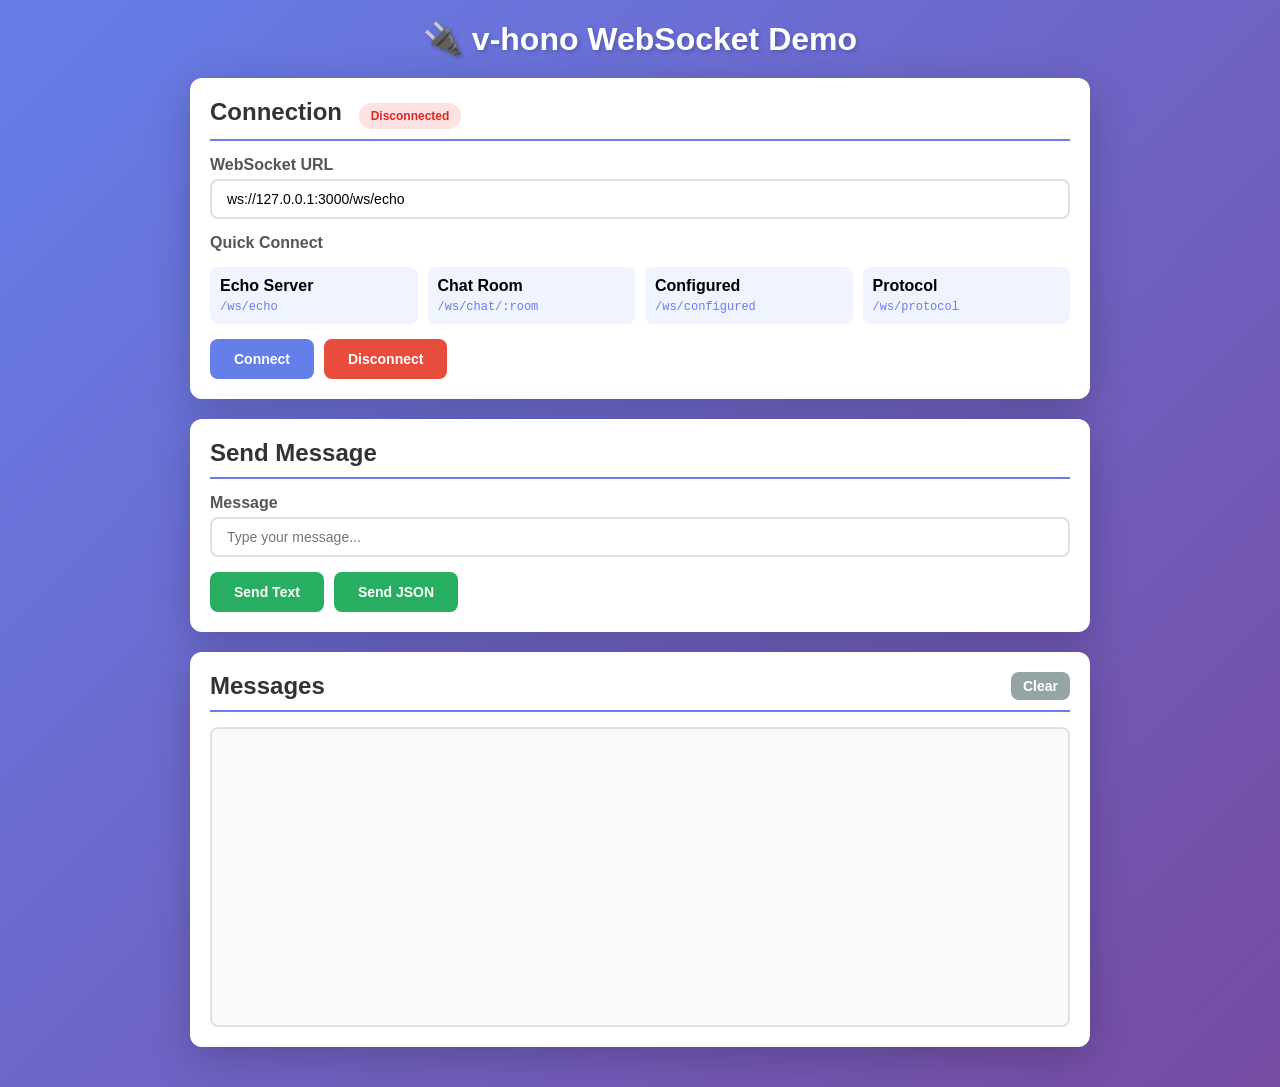
<file: examples/websocket_test.html>
<!DOCTYPE html>
<html lang="en">
<head>
    <meta charset="UTF-8">
    <meta name="viewport" content="width=device-width, initial-scale=1.0">
    <title>v-hono WebSocket Demo</title>
    <style>
        * { box-sizing: border-box; margin: 0; padding: 0; }
        body { 
            font-family: -apple-system, BlinkMacSystemFont, "Segoe UI", Roboto, sans-serif;
            background: linear-gradient(135deg, #667eea 0%, #764ba2 100%);
            min-height: 100vh;
            padding: 20px;
        }
        .container { max-width: 900px; margin: 0 auto; }
        h1 { 
            color: white; 
            text-align: center; 
            margin-bottom: 20px;
            text-shadow: 2px 2px 4px rgba(0,0,0,0.2);
        }
        .card {
            background: white;
            border-radius: 12px;
            padding: 20px;
            margin-bottom: 20px;
            box-shadow: 0 10px 40px rgba(0,0,0,0.2);
        }
        .card h2 { 
            color: #333; 
            margin-bottom: 15px;
            padding-bottom: 10px;
            border-bottom: 2px solid #667eea;
        }
        .form-group { margin-bottom: 15px; }
        label { 
            display: block; 
            margin-bottom: 5px; 
            font-weight: 600;
            color: #555;
        }
        input, select {
            width: 100%;
            padding: 10px 15px;
            border: 2px solid #e0e0e0;
            border-radius: 8px;
            font-size: 14px;
            transition: border-color 0.3s;
        }
        input:focus, select:focus {
            outline: none;
            border-color: #667eea;
        }
        .btn-group { display: flex; gap: 10px; flex-wrap: wrap; }
        button {
            padding: 12px 24px;
            border: none;
            border-radius: 8px;
            font-size: 14px;
            font-weight: 600;
            cursor: pointer;
            transition: transform 0.2s, box-shadow 0.2s;
        }
        button:hover { transform: translateY(-2px); box-shadow: 0 4px 12px rgba(0,0,0,0.15); }
        button:active { transform: translateY(0); }
        .btn-connect { background: #667eea; color: white; }
        .btn-disconnect { background: #e74c3c; color: white; }
        .btn-send { background: #27ae60; color: white; }
        .btn-clear { background: #95a5a6; color: white; }
        .status {
            display: inline-block;
            padding: 6px 12px;
            border-radius: 20px;
            font-size: 12px;
            font-weight: 600;
            margin-left: 10px;
        }
        .status-disconnected { background: #fee2e2; color: #dc2626; }
        .status-connecting { background: #fef3c7; color: #d97706; }
        .status-connected { background: #d1fae5; color: #059669; }
        #messages {
            height: 300px;
            overflow-y: auto;
            border: 2px solid #e0e0e0;
            border-radius: 8px;
            padding: 15px;
            background: #f8f9fa;
            font-family: "Monaco", "Menlo", monospace;
            font-size: 13px;
        }
        .message {
            padding: 8px 12px;
            margin-bottom: 8px;
            border-radius: 6px;
            animation: fadeIn 0.3s ease;
        }
        @keyframes fadeIn {
            from { opacity: 0; transform: translateY(-10px); }
            to { opacity: 1; transform: translateY(0); }
        }
        .message-sent { background: #e3f2fd; border-left: 4px solid #2196f3; }
        .message-received { background: #e8f5e9; border-left: 4px solid #4caf50; }
        .message-system { background: #fff3e0; border-left: 4px solid #ff9800; }
        .message-error { background: #ffebee; border-left: 4px solid #f44336; }
        .message-time { color: #999; font-size: 11px; }
        .endpoints {
            display: grid;
            grid-template-columns: repeat(auto-fit, minmax(200px, 1fr));
            gap: 10px;
            margin-top: 15px;
        }
        .endpoint {
            padding: 10px;
            background: #f0f4ff;
            border-radius: 8px;
            cursor: pointer;
            transition: background 0.2s;
        }
        .endpoint:hover { background: #e0e7ff; }
        .endpoint code { 
            display: block;
            font-size: 12px;
            color: #667eea;
            margin-top: 5px;
        }
    </style>
</head>
<body>
    <div class="container">
        <h1>🔌 v-hono WebSocket Demo</h1>
        
        <div class="card">
            <h2>Connection <span id="status" class="status status-disconnected">Disconnected</span></h2>
            
            <div class="form-group">
                <label>WebSocket URL</label>
                <input type="text" id="wsUrl" value="ws://127.0.0.1:3000/ws/echo" placeholder="ws://...">
            </div>
            
            <div class="form-group">
                <label>Quick Connect</label>
                <div class="endpoints">
                    <div class="endpoint" onclick="setUrl('ws://127.0.0.1:3000/ws/echo')">
                        <strong>Echo Server</strong>
                        <code>/ws/echo</code>
                    </div>
                    <div class="endpoint" onclick="setUrl('ws://127.0.0.1:3000/ws/chat/general?username=guest')">
                        <strong>Chat Room</strong>
                        <code>/ws/chat/:room</code>
                    </div>
                    <div class="endpoint" onclick="setUrl('ws://127.0.0.1:3000/ws/configured')">
                        <strong>Configured</strong>
                        <code>/ws/configured</code>
                    </div>
                    <div class="endpoint" onclick="setUrl('ws://127.0.0.1:3000/ws/protocol')">
                        <strong>Protocol</strong>
                        <code>/ws/protocol</code>
                    </div>
                </div>
            </div>
            
            <div class="btn-group">
                <button class="btn-connect" onclick="connect()">Connect</button>
                <button class="btn-disconnect" onclick="disconnect()">Disconnect</button>
            </div>
        </div>
        
        <div class="card">
            <h2>Send Message</h2>
            <div class="form-group">
                <label>Message</label>
                <input type="text" id="message" placeholder="Type your message..." onkeypress="if(event.key==='Enter')sendMessage()">
            </div>
            <div class="btn-group">
                <button class="btn-send" onclick="sendMessage()">Send Text</button>
                <button class="btn-send" onclick="sendJson()">Send JSON</button>
            </div>
        </div>
        
        <div class="card">
            <h2>Messages <button class="btn-clear" onclick="clearMessages()" style="float:right;padding:6px 12px;">Clear</button></h2>
            <div id="messages"></div>
        </div>
    </div>
    
    <script>
        let ws = null;
        
        function setUrl(url) {
            document.getElementById('wsUrl').value = url;
        }
        
        function updateStatus(status) {
            const el = document.getElementById('status');
            el.textContent = status;
            el.className = 'status status-' + status.toLowerCase();
        }
        
        function addMessage(type, text) {
            const messages = document.getElementById('messages');
            const time = new Date().toLocaleTimeString();
            const div = document.createElement('div');
            div.className = 'message message-' + type;
            div.innerHTML = '<span class="message-time">[' + time + ']</span> ' + text;
            messages.appendChild(div);
            messages.scrollTop = messages.scrollHeight;
        }
        
        function connect() {
            if (ws && ws.readyState === WebSocket.OPEN) {
                addMessage('system', 'Already connected!');
                return;
            }
            
            const url = document.getElementById('wsUrl').value;
            updateStatus('Connecting');
            addMessage('system', 'Connecting to ' + url + '...');
            
            try {
                ws = new WebSocket(url);
                
                ws.onopen = function() {
                    updateStatus('Connected');
                    addMessage('system', 'Connected successfully!');
                };
                
                ws.onmessage = function(event) {
                    addMessage('received', event.data);
                };
                
                ws.onclose = function(event) {
                    updateStatus('Disconnected');
                    addMessage('system', 'Disconnected (code: ' + event.code + ', reason: ' + (event.reason || 'none') + ')');
                    ws = null;
                };
                
                ws.onerror = function(error) {
                    addMessage('error', 'WebSocket error occurred');
                };
            } catch (e) {
                addMessage('error', 'Failed to connect: ' + e.message);
                updateStatus('Disconnected');
            }
        }
        
        function disconnect() {
            if (ws) {
                ws.close(1000, 'User requested disconnect');
                addMessage('system', 'Disconnecting...');
            } else {
                addMessage('system', 'Not connected');
            }
        }
        
        function sendMessage() {
            const input = document.getElementById('message');
            const text = input.value.trim();
            
            if (!text) {
                addMessage('error', 'Please enter a message');
                return;
            }
            
            if (!ws || ws.readyState !== WebSocket.OPEN) {
                addMessage('error', 'Not connected!');
                return;
            }
            
            ws.send(text);
            addMessage('sent', text);
            input.value = '';
        }
        
        function sendJson() {
            const input = document.getElementById('message');
            const text = input.value.trim() || 'Hello';
            
            if (!ws || ws.readyState !== WebSocket.OPEN) {
                addMessage('error', 'Not connected!');
                return;
            }
            
            const json = JSON.stringify({ type: 'message', content: text, timestamp: Date.now() });
            ws.send(json);
            addMessage('sent', json);
            input.value = '';
        }
        
        function clearMessages() {
            document.getElementById('messages').innerHTML = '';
        }
    </script>
</body>
</html>
</file>
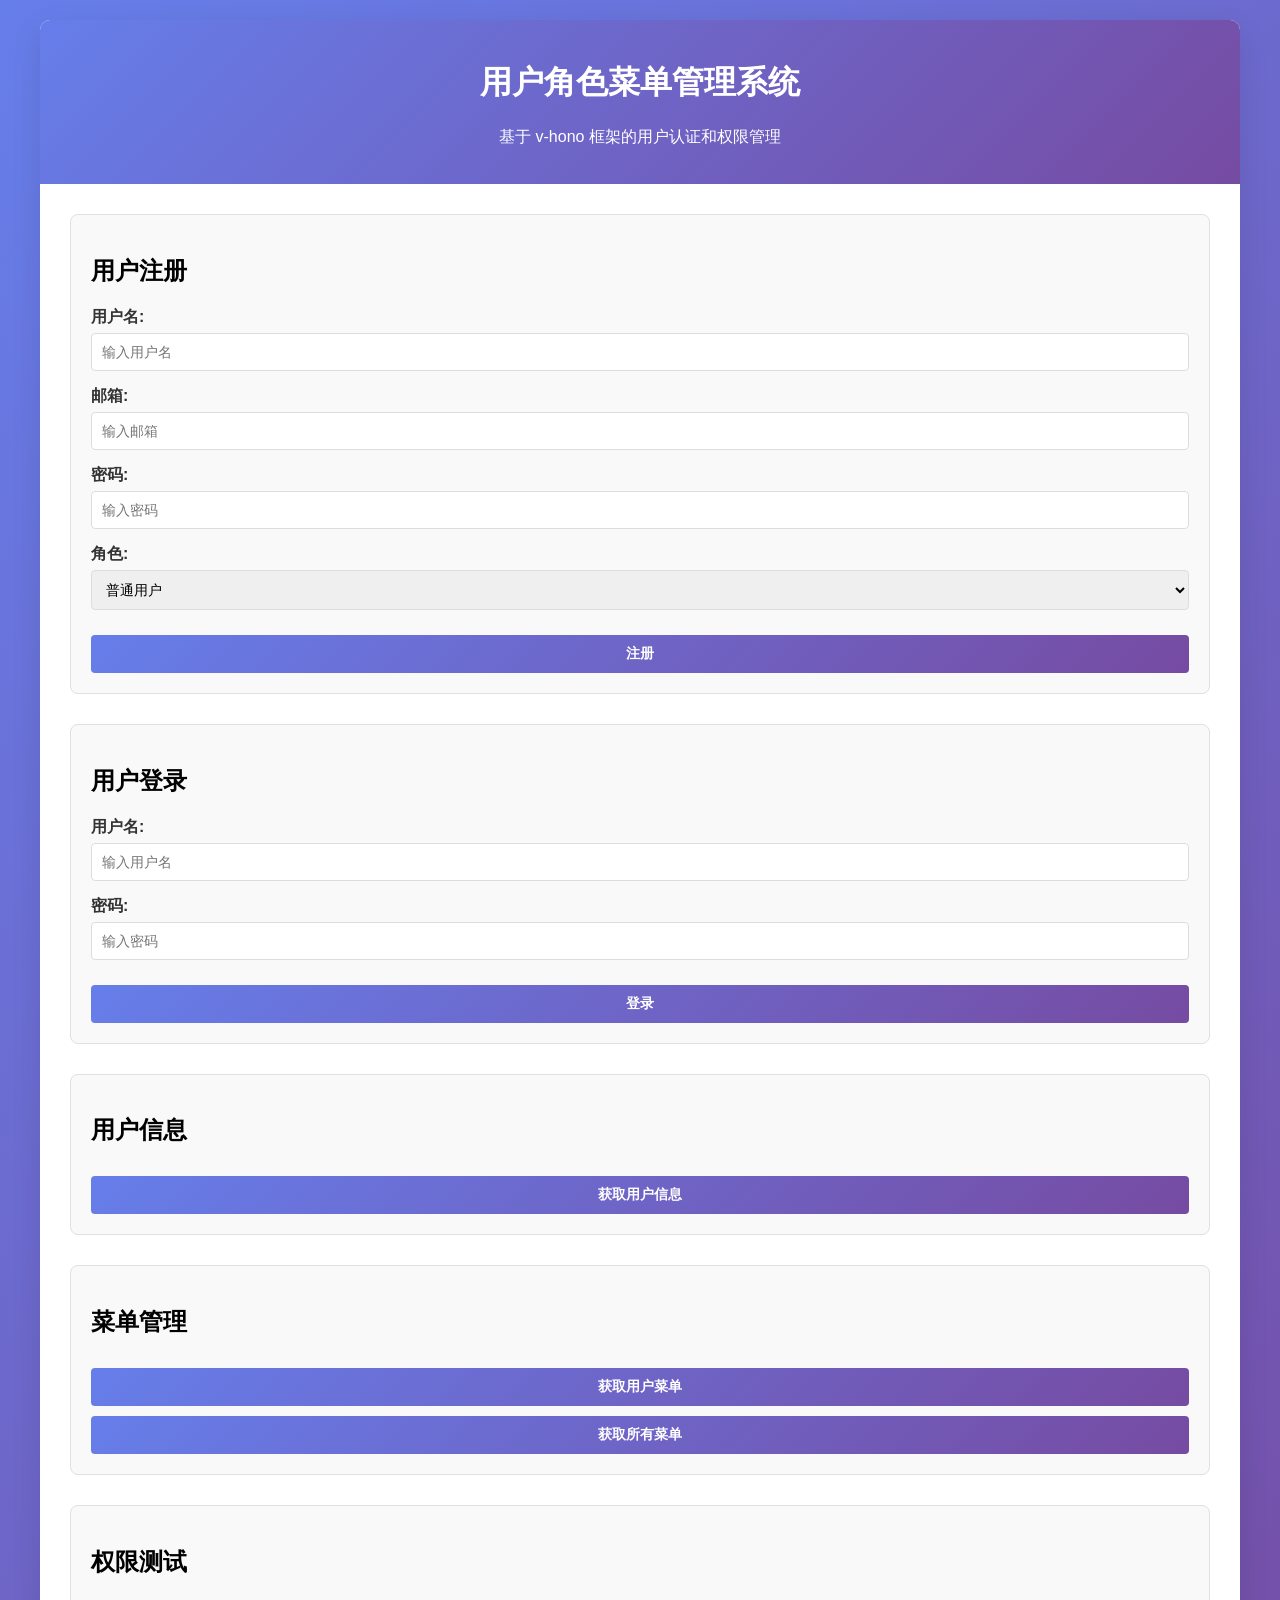
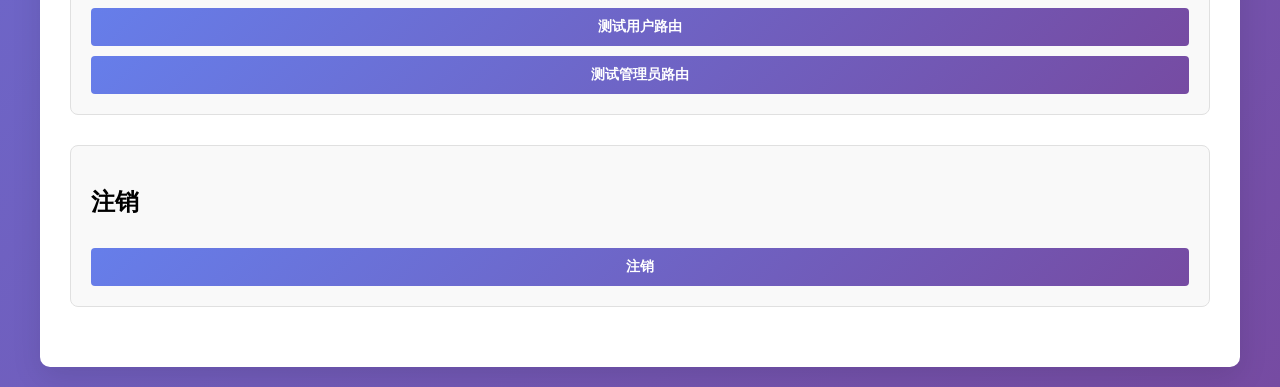
<file: public/auth.html>
<!DOCTYPE html>
<html lang="zh-CN">
<head>
    <meta charset="UTF-8">
    <meta name="viewport" content="width=device-width, initial-scale=1.0">
    <title>用户角色菜单管理系统</title>
    <style>
        body {
            font-family: 'Segoe UI', Tahoma, Geneva, Verdana, sans-serif;
            margin: 0;
            padding: 20px;
            background: linear-gradient(135deg, #667eea 0%, #764ba2 100%);
            min-height: 100vh;
        }
        .container {
            max-width: 1200px;
            margin: 0 auto;
            background: white;
            border-radius: 10px;
            box-shadow: 0 10px 30px rgba(0,0,0,0.1);
            overflow: hidden;
        }
        .header {
            background: linear-gradient(135deg, #667eea 0%, #764ba2 100%);
            color: white;
            padding: 20px;
            text-align: center;
        }
        .content {
            padding: 30px;
        }
        .section {
            margin-bottom: 30px;
            padding: 20px;
            border: 1px solid #e0e0e0;
            border-radius: 8px;
            background: #f9f9f9;
        }
        .form-group {
            margin-bottom: 15px;
        }
        label {
            display: block;
            margin-bottom: 5px;
            font-weight: bold;
            color: #333;
        }
        input, select, button {
            width: 100%;
            padding: 10px;
            border: 1px solid #ddd;
            border-radius: 4px;
            font-size: 14px;
            box-sizing: border-box;
        }
        button {
            background: linear-gradient(135deg, #667eea 0%, #764ba2 100%);
            color: white;
            border: none;
            cursor: pointer;
            font-weight: bold;
            margin-top: 10px;
        }
        button:hover {
            opacity: 0.9;
        }
        .result {
            margin-top: 15px;
            padding: 10px;
            border-radius: 4px;
            background: #f0f0f0;
            border-left: 4px solid #667eea;
        }
        .menu-tree {
            margin-top: 15px;
        }
        .menu-item {
            padding: 8px;
            margin: 2px 0;
            background: white;
            border-radius: 4px;
            border-left: 3px solid #667eea;
        }
        .menu-item .icon {
            margin-right: 8px;
            color: #667eea;
        }
        .submenu {
            margin-left: 20px;
        }
        .error {
            background: #ffebee;
            border-left-color: #f44336;
            color: #c62828;
        }
        .success {
            background: #e8f5e8;
            border-left-color: #4caf50;
            color: #2e7d32;
        }
    </style>
</head>
<body>
    <div class="container">
        <div class="header">
            <h1>用户角色菜单管理系统</h1>
            <p>基于 v-hono 框架的用户认证和权限管理</p>
        </div>
        
        <div class="content">
            <!-- 用户注册 -->
            <div class="section">
                <h2>用户注册</h2>
                <div class="form-group">
                    <label for="reg-username">用户名:</label>
                    <input type="text" id="reg-username" placeholder="输入用户名">
                </div>
                <div class="form-group">
                    <label for="reg-email">邮箱:</label>
                    <input type="email" id="reg-email" placeholder="输入邮箱">
                </div>
                <div class="form-group">
                    <label for="reg-password">密码:</label>
                    <input type="password" id="reg-password" placeholder="输入密码">
                </div>
                <div class="form-group">
                    <label for="reg-role">角色:</label>
                    <select id="reg-role">
                        <option value="user">普通用户</option>
                        <option value="manager">管理员</option>
                        <option value="admin">超级管理员</option>
                        <option value="guest">访客</option>
                    </select>
                </div>
                <button onclick="register()">注册</button>
                <div id="reg-result" class="result" style="display: none;"></div>
            </div>

            <!-- 用户登录 -->
            <div class="section">
                <h2>用户登录</h2>
                <div class="form-group">
                    <label for="login-username">用户名:</label>
                    <input type="text" id="login-username" placeholder="输入用户名">
                </div>
                <div class="form-group">
                    <label for="login-password">密码:</label>
                    <input type="password" id="login-password" placeholder="输入密码">
                </div>
                <button onclick="login()">登录</button>
                <div id="login-result" class="result" style="display: none;"></div>
            </div>

            <!-- 用户信息 -->
            <div class="section">
                <h2>用户信息</h2>
                <button onclick="getProfile()">获取用户信息</button>
                <div id="profile-result" class="result" style="display: none;"></div>
            </div>

            <!-- 菜单管理 -->
            <div class="section">
                <h2>菜单管理</h2>
                <button onclick="getMenus()">获取用户菜单</button>
                <button onclick="getAllMenus()">获取所有菜单</button>
                <div id="menus-result" class="result" style="display: none;"></div>
            </div>

            <!-- 受保护的路由测试 -->
            <div class="section">
                <h2>权限测试</h2>
                <button onclick="testUserRoute()">测试用户路由</button>
                <button onclick="testAdminRoute()">测试管理员路由</button>
                <div id="test-result" class="result" style="display: none;"></div>
            </div>

            <!-- 注销 -->
            <div class="section">
                <h2>注销</h2>
                <button onclick="logout()">注销</button>
                <div id="logout-result" class="result" style="display: none;"></div>
            </div>
        </div>
    </div>

    <script>
        let authToken = '';

        function showResult(elementId, message, isError = false) {
            const element = document.getElementById(elementId);
            element.textContent = message;
            element.style.display = 'block';
            element.className = 'result ' + (isError ? 'error' : 'success');
        }

        function hideResult(elementId) {
            document.getElementById(elementId).style.display = 'none';
        }

        async function register() {
            hideResult('reg-result');
            const username = document.getElementById('reg-username').value;
            const email = document.getElementById('reg-email').value;
            const password = document.getElementById('reg-password').value;
            const role = document.getElementById('reg-role').value;

            try {
                const response = await fetch('/api/auth/register', {
                    method: 'POST',
                    headers: {
                        'Content-Type': 'application/json'
                    },
                    body: JSON.stringify({ username, email, password, role })
                });

                const data = await response.json();
                if (response.ok) {
                    showResult('reg-result', '注册成功: ' + JSON.stringify(data, null, 2));
                } else {
                    showResult('reg-result', '注册失败: ' + data.error, true);
                }
            } catch (error) {
                showResult('reg-result', '请求失败: ' + error.message, true);
            }
        }

        async function login() {
            hideResult('login-result');
            const username = document.getElementById('login-username').value;
            const password = document.getElementById('login-password').value;

            try {
                const response = await fetch('/api/auth/login', {
                    method: 'POST',
                    headers: {
                        'Content-Type': 'application/json'
                    },
                    body: JSON.stringify({ username, password })
                });

                const data = await response.json();
                if (response.ok) {
                    authToken = data.token;
                    showResult('login-result', '登录成功: ' + JSON.stringify(data, null, 2));
                } else {
                    showResult('login-result', '登录失败: ' + data.error, true);
                }
            } catch (error) {
                showResult('login-result', '请求失败: ' + error.message, true);
            }
        }

        async function getProfile() {
            hideResult('profile-result');
            if (!authToken) {
                showResult('profile-result', '请先登录', true);
                return;
            }

            try {
                const response = await fetch('/api/auth/profile', {
                    headers: {
                        'Authorization': authToken
                    }
                });

                const data = await response.json();
                if (response.ok) {
                    showResult('profile-result', '用户信息: ' + JSON.stringify(data, null, 2));
                } else {
                    showResult('profile-result', '获取失败: ' + data.error, true);
                }
            } catch (error) {
                showResult('profile-result', '请求失败: ' + error.message, true);
            }
        }

        async function getMenus() {
            hideResult('menus-result');
            if (!authToken) {
                showResult('menus-result', '请先登录', true);
                return;
            }

            try {
                const response = await fetch('/api/auth/menus', {
                    headers: {
                        'Authorization': authToken
                    }
                });

                const data = await response.json();
                if (response.ok) {
                    const menuHtml = renderMenuTree(data.menus);
                    showResult('menus-result', '用户菜单: ' + menuHtml);
                } else {
                    showResult('menus-result', '获取失败: ' + data.error, true);
                }
            } catch (error) {
                showResult('menus-result', '请求失败: ' + error.message, true);
            }
        }

        async function getAllMenus() {
            hideResult('menus-result');
            if (!authToken) {
                showResult('menus-result', '请先登录', true);
                return;
            }

            try {
                const response = await fetch('/api/auth/menus/all', {
                    headers: {
                        'Authorization': authToken
                    }
                });

                const data = await response.json();
                if (response.ok) {
                    const menuHtml = renderMenuTree(data.menus);
                    showResult('menus-result', '所有菜单: ' + menuHtml);
                } else {
                    showResult('menus-result', '获取失败: ' + data.error, true);
                }
            } catch (error) {
                showResult('menus-result', '请求失败: ' + error.message, true);
            }
        }

        function renderMenuTree(menus) {
            if (!menus || menus.length === 0) {
                return '<div class="menu-tree">暂无菜单</div>';
            }

            let html = '<div class="menu-tree">';
            for (const menu of menus) {
                html += renderMenuItem(menu);
            }
            html += '</div>';
            return html;
        }

        function renderMenuItem(menu) {
            let html = '<div class="menu-item">';
            html += '<span class="icon">' + (menu.icon || '📄') + '</span>';
            html += '<strong>' + menu.name + '</strong> (' + menu.path + ')';
            if (menu.children && menu.children.length > 0) {
                html += '<div class="submenu">';
                for (const child of menu.children) {
                    html += renderMenuItem(child);
                }
                html += '</div>';
            }
            html += '</div>';
            return html;
        }

        async function testUserRoute() {
            hideResult('test-result');
            if (!authToken) {
                showResult('test-result', '请先登录', true);
                return;
            }

            try {
                const response = await fetch('/api/protected/user', {
                    headers: {
                        'Authorization': authToken
                    }
                });

                const data = await response.json();
                if (response.ok) {
                    showResult('test-result', '用户路由测试成功: ' + JSON.stringify(data, null, 2));
                } else {
                    showResult('test-result', '测试失败: ' + data.error, true);
                }
            } catch (error) {
                showResult('test-result', '请求失败: ' + error.message, true);
            }
        }

        async function testAdminRoute() {
            hideResult('test-result');
            if (!authToken) {
                showResult('test-result', '请先登录', true);
                return;
            }

            try {
                const response = await fetch('/api/protected/admin', {
                    headers: {
                        'Authorization': authToken
                    }
                });

                const data = await response.json();
                if (response.ok) {
                    showResult('test-result', '管理员路由测试成功: ' + JSON.stringify(data, null, 2));
                } else {
                    showResult('test-result', '测试失败: ' + data.error, true);
                }
            } catch (error) {
                showResult('test-result', '请求失败: ' + error.message, true);
            }
        }

        async function logout() {
            hideResult('logout-result');
            if (!authToken) {
                showResult('logout-result', '请先登录', true);
                return;
            }

            try {
                const response = await fetch('/api/auth/logout', {
                    method: 'POST',
                    headers: {
                        'Authorization': authToken
                    }
                });

                const data = await response.json();
                if (response.ok) {
                    authToken = '';
                    showResult('logout-result', '注销成功: ' + data.message);
                } else {
                    showResult('logout-result', '注销失败: ' + data.error, true);
                }
            } catch (error) {
                showResult('logout-result', '请求失败: ' + error.message, true);
            }
        }
    </script>
</body>
</html>
</file>
